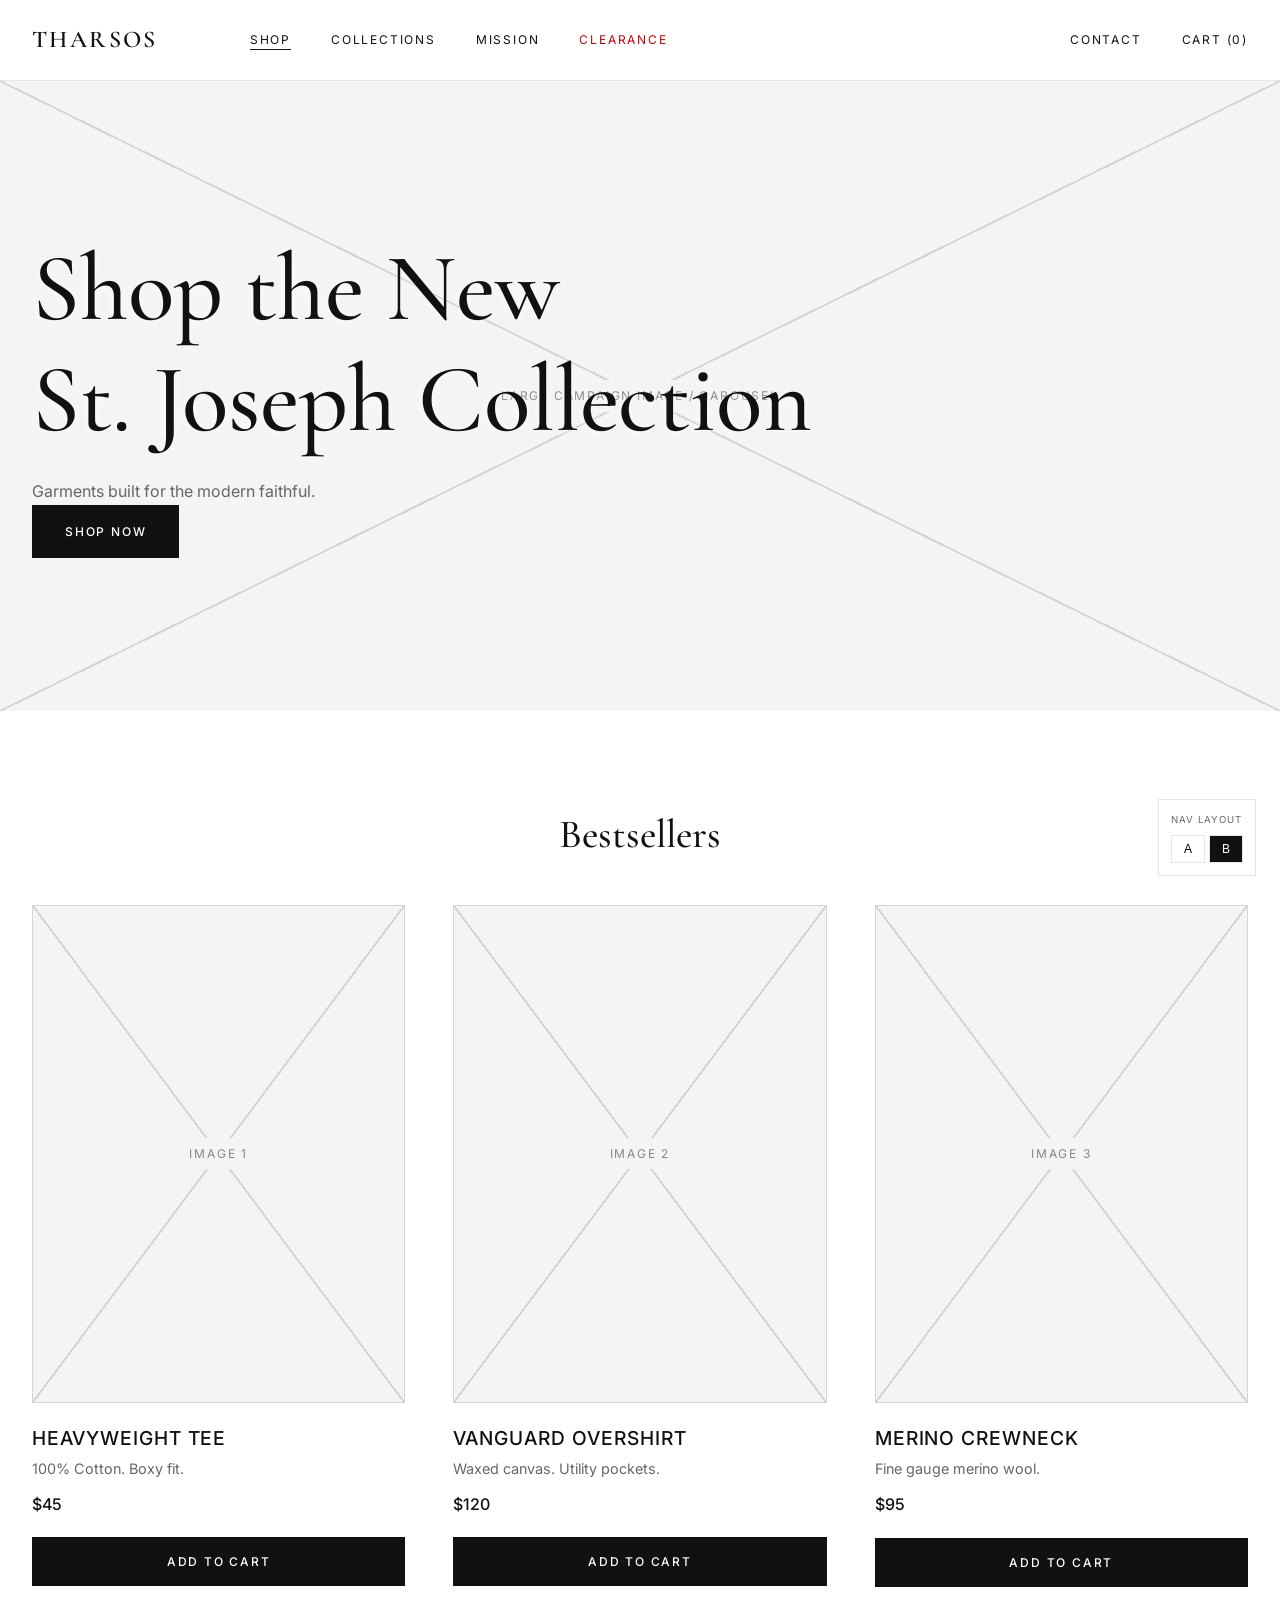
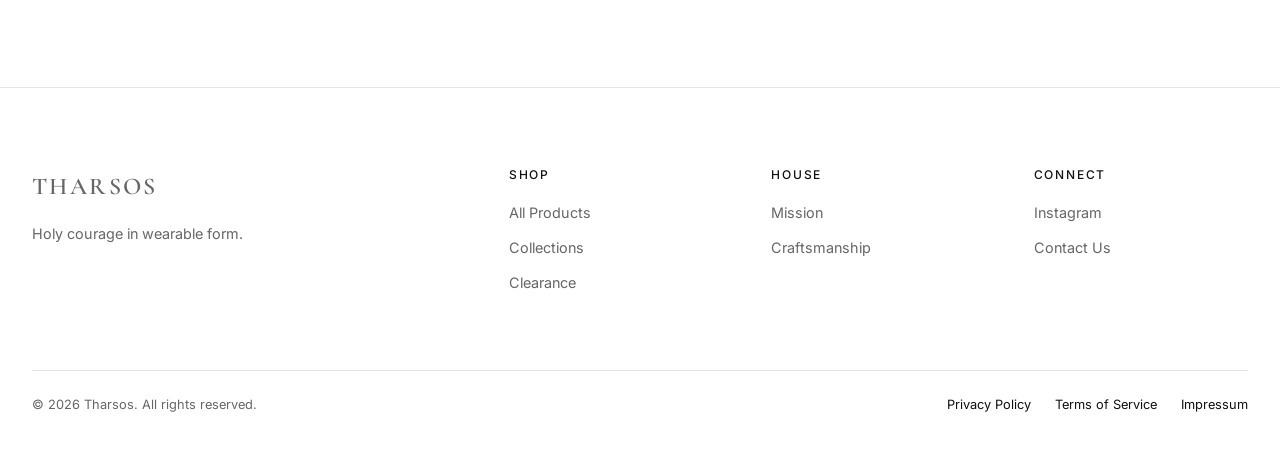
<file: index.html>
<!DOCTYPE html>
<html lang="en" data-layout="b">
<head>
  <meta charset="UTF-8">
  <meta name="viewport" content="width=device-width, initial-scale=1.0">
  <title>Tharsos — Catholic Menswear</title>
  <link rel="preconnect" href="https://fonts.googleapis.com">
  <link rel="preconnect" href="https://fonts.gstatic.com" crossorigin>
  <link href="https://fonts.googleapis.com/css2?family=Cormorant+Garamond:ital,wght@0,400;0,500;0,600;1,400&family=Inter:wght@400;500&display=swap" rel="stylesheet">
  <link rel="stylesheet" href="style.css">
  <script>
    try {
      var saved = localStorage.getItem('layout');
      if (saved === 'a' || saved === 'b') document.documentElement.setAttribute('data-layout', saved);
    } catch (e) {}
  </script>
</head>
<body>

  <!-- HEADER -->
  <header class="header">
    <div class="header-inner">
      <button class="hamburger" id="hamburger" aria-label="Open navigation" aria-expanded="false">
        <span></span><span></span><span></span>
      </button>
      <a href="index.html" class="wordmark">THARSOS</a>

      <nav class="topnav">
        <a href="index.html" class="active-nav">SHOP</a>
        <a href="#" class="wip-trigger">COLLECTIONS</a>
        <a href="mission.html">MISSION</a>
        <a href="#" class="wip-trigger clearance">CLEARANCE</a>
      </nav>

      <div class="header-right">
        <a href="#" class="wip-trigger">CONTACT</a>
        <a href="#" class="cart">CART (0)</a>
      </div>
    </div>
  </header>

  <!-- SIDEBAR -->
  <div class="overlay" id="overlay"></div>
  <aside class="sidebar" id="sidebar">
    <div class="sidebar-head">
      <span class="wordmark">THARSOS</span>
      <button class="close" id="closeSidebar">&times;</button>
    </div>
    <nav class="sidebar-nav">
      <a href="index.html">SHOP</a>
      <a href="#" class="wip-trigger">COLLECTIONS</a>
      <a href="mission.html">MISSION</a>
      <a href="#" class="wip-trigger clearance">CLEARANCE</a>
      <a href="#" class="wip-trigger">CONTACT</a>
    </nav>
  </aside>

  <!-- MAIN CONTENT -->
  <main>
    <!-- HERO BANNER (Carousel / Campaign Image) -->
    <section class="shop-hero">
      <div class="shop-hero-bg img-ph">
        <span class="ph-text">Large Campaign Image / Carousel</span>
      </div>
      <div class="shop-hero-content">
        <h1>Shop the New<br>St. Joseph Collection</h1>
        <p>Garments built for the modern faithful.</p>
        <a href="#bestsellers" class="btn btn-solid">Shop Now</a>
      </div>
    </section>

    <!-- BESTSELLERS -->
    <section class="bestsellers" id="bestsellers">
      <div class="section-head">
        <h2>Bestsellers</h2>
      </div>

      <div class="grid">
        <article class="product">
          <div class="img-ph img-ph-product"><span>Image 1</span></div>
          <h3>Heavyweight Tee</h3>
          <p class="desc">100% Cotton. Boxy fit.</p>
          <p class="price">$45</p>
          <button class="btn btn-solid btn-full" data-add="Tee">Add to cart</button>
        </article>

        <article class="product">
          <div class="img-ph img-ph-product"><span>Image 2</span></div>
          <h3>Vanguard Overshirt</h3>
          <p class="desc">Waxed canvas. Utility pockets.</p>
          <p class="price">$120</p>
          <button class="btn btn-solid btn-full" data-add="Overshirt">Add to cart</button>
        </article>

        <article class="product">
          <div class="img-ph img-ph-product"><span>Image 3</span></div>
          <h3>Merino Crewneck</h3>
          <p class="desc">Fine gauge merino wool.</p>
          <p class="price">$95</p>
          <button class="btn btn-solid btn-full" data-add="Crewneck">Add to cart</button>
        </article>
      </div>
    </section>
  </main>

  <!-- FOOTER -->
  <footer class="footer">
    <div class="footer-inner">
      <div class="footer-brand">
        <p class="wordmark">THARSOS</p>
        <p class="footer-tag">Holy courage in wearable form.</p>
      </div>
      <div>
        <h4>SHOP</h4>
        <a href="index.html">All Products</a>
        <a href="#" class="wip-trigger">Collections</a>
        <a href="#" class="wip-trigger clearance-text">Clearance</a>
      </div>
      <div>
        <h4>HOUSE</h4>
        <a href="mission.html">Mission</a>
        <a href="#" class="wip-trigger">Craftsmanship</a>
      </div>
      <div>
        <h4>CONNECT</h4>
        <a href="#" class="wip-trigger">Instagram</a>
        <a href="#" class="wip-trigger">Contact Us</a>
      </div>
    </div>
    <div class="footer-bottom">
      <p>&copy; 2026 Tharsos. All rights reserved.</p>
      <div class="footer-legal">
        <a href="#" class="wip-trigger">Privacy Policy</a>
        <a href="#" class="wip-trigger">Terms of Service</a>
        <a href="#" class="wip-trigger">Impressum</a>
      </div>
    </div>
  </footer>

  <!-- WIP BANNER -->
  <div class="wip-banner" id="wipBanner">
    <div class="wip-content">
      <h2>Work in Progress</h2>
      <p>This section is currently under construction. Check back soon.</p>
      <button class="btn btn-ghost" id="closeWip">Return to site</button>
    </div>
  </div>

  <!-- LAYOUT TOGGLE -->
  <div class="toggle">
    <p class="toggle-label">Nav layout</p>
    <div class="toggle-btns">
      <button type="button" data-layout="a">A</button>
      <button type="button" data-layout="b">B</button>
    </div>
  </div>

  <script src="script.js"></script>
</body>
</html>
</file>
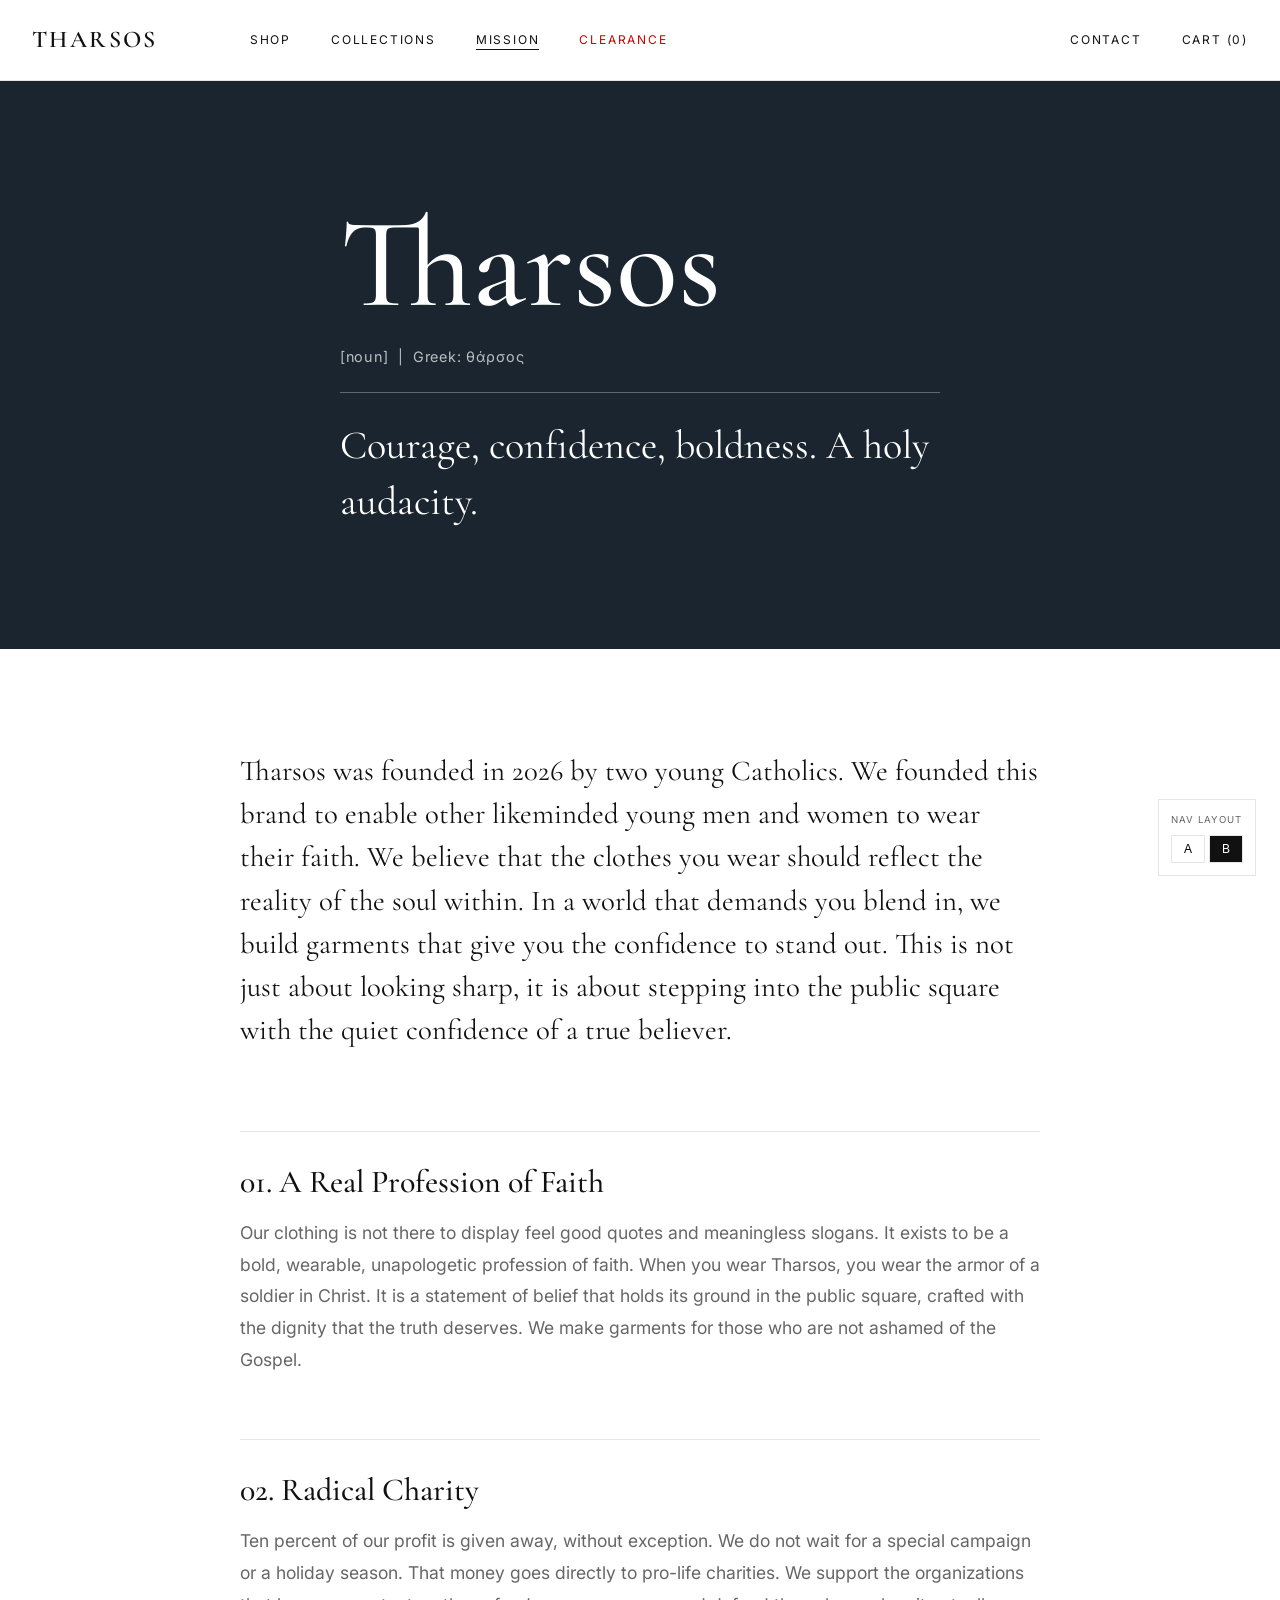
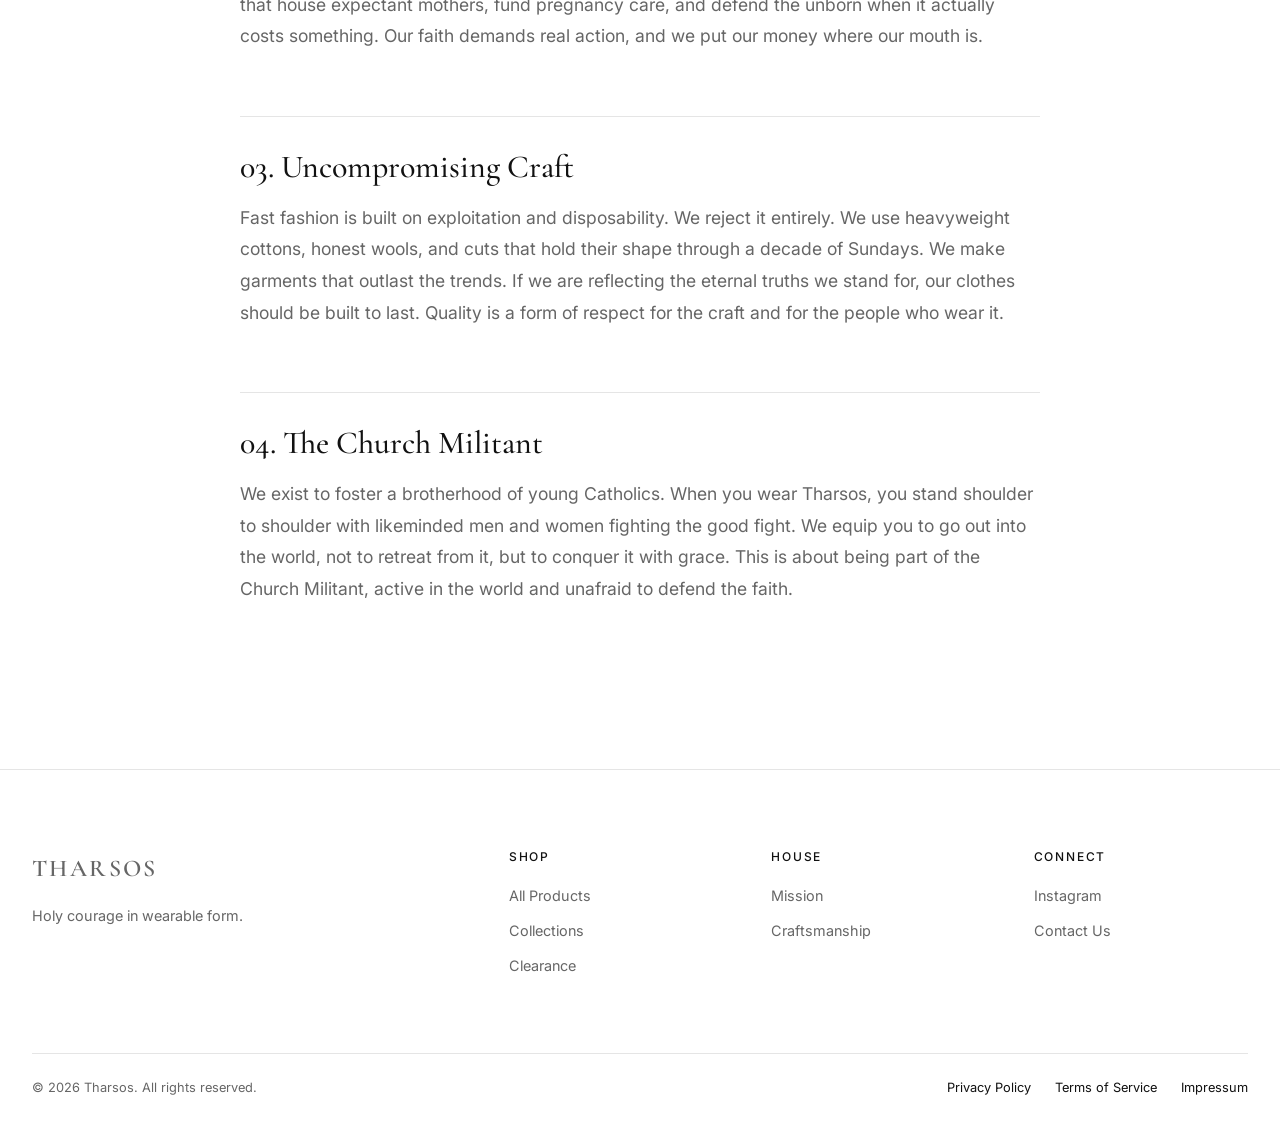
<file: mission.html>
<!DOCTYPE html>
<html lang="en" data-layout="b">
<head>
  <meta charset="UTF-8">
  <meta name="viewport" content="width=device-width, initial-scale=1.0">
  <title>Mission — Tharsos</title>
  <link rel="preconnect" href="https://fonts.googleapis.com">
  <link rel="preconnect" href="https://fonts.gstatic.com" crossorigin>
  <link href="https://fonts.googleapis.com/css2?family=Cormorant+Garamond:ital,wght@0,400;0,500;0,600;1,400&family=Inter:wght@400;500&display=swap" rel="stylesheet">
  
  <!-- EXACT FILENAME LINK -->
  <link rel="stylesheet" href="style.css">
  
  <script>
    try {
      var saved = localStorage.getItem('layout');
      if (saved === 'a' || saved === 'b') document.documentElement.setAttribute('data-layout', saved);
    } catch (e) {}
  </script>
</head>
<body>

  <!-- HEADER -->
  <header class="header">
    <div class="header-inner">
      <button class="hamburger" id="hamburger" aria-label="Open navigation">
        <span></span><span></span><span></span>
      </button>
      <a href="index.html" class="wordmark">THARSOS</a>

      <nav class="topnav">
        <a href="index.html">SHOP</a>
        <a href="#" class="wip-trigger">COLLECTIONS</a>
        <a href="mission.html" class="active-nav">MISSION</a>
        <a href="#" class="wip-trigger clearance">CLEARANCE</a>
      </nav>

      <div class="header-right">
        <a href="#" class="wip-trigger">CONTACT</a>
        <a href="#" class="cart">CART (0)</a>
      </div>
    </div>
  </header>

  <!-- SIDEBAR -->
  <div class="overlay" id="overlay"></div>
  <aside class="sidebar" id="sidebar">
    <div class="sidebar-head">
      <span class="wordmark">THARSOS</span>
      <button class="close" id="closeSidebar">&times;</button>
    </div>
    <nav class="sidebar-nav">
      <a href="index.html">SHOP</a>
      <a href="#" class="wip-trigger">COLLECTIONS</a>
      <a href="mission.html">MISSION</a>
      <a href="#" class="wip-trigger clearance">CLEARANCE</a>
      <a href="#" class="wip-trigger">CONTACT</a>
    </nav>
  </aside>

  <!-- MAIN CONTENT -->
  <main>
    
    <!-- THE DICTIONARY BANNER -->
    <section class="dictionary-banner">
      <div class="dict-inner">
        <h1 class="dict-word">Tharsos</h1>
        <p class="dict-pronounce">[noun] &nbsp;|&nbsp; Greek: θάρσος</p>
        <hr class="dict-line">
        <p class="dict-definition">Courage, confidence, boldness. A holy audacity.</p>
      </div>
    </section>

    <!-- MISSION CONTENT -->
    <section class="mission-text">
      <div class="mission-inner">
        
        <p class="mission-intro">
          Tharsos was founded in 2026 by two young Catholics. We founded this brand to enable other likeminded young men and women to wear their faith. We believe that the clothes you wear should reflect the reality of the soul within. In a world that demands you blend in, we build garments that give you the confidence to stand out. This is not just about looking sharp, it is about stepping into the public square with the quiet confidence of a true believer.
        </p>

        <div class="mission-item">
          <h2>01. A Real Profession of Faith</h2>
          <p>Our clothing is not there to display feel good quotes and meaningless slogans. It exists to be a bold, wearable, unapologetic profession of faith. When you wear Tharsos, you wear the armor of a soldier in Christ. It is a statement of belief that holds its ground in the public square, crafted with the dignity that the truth deserves. We make garments for those who are not ashamed of the Gospel.</p>
        </div>

        <div class="mission-item">
          <h2>02. Radical Charity</h2>
          <p>Ten percent of our profit is given away, without exception. We do not wait for a special campaign or a holiday season. That money goes directly to pro-life charities. We support the organizations that house expectant mothers, fund pregnancy care, and defend the unborn when it actually costs something. Our faith demands real action, and we put our money where our mouth is.</p>
        </div>

        <div class="mission-item">
          <h2>03. Uncompromising Craft</h2>
          <p>Fast fashion is built on exploitation and disposability. We reject it entirely. We use heavyweight cottons, honest wools, and cuts that hold their shape through a decade of Sundays. We make garments that outlast the trends. If we are reflecting the eternal truths we stand for, our clothes should be built to last. Quality is a form of respect for the craft and for the people who wear it.</p>
        </div>

        <div class="mission-item">
          <h2>04. The Church Militant</h2>
          <p>We exist to foster a brotherhood of young Catholics. When you wear Tharsos, you stand shoulder to shoulder with likeminded men and women fighting the good fight. We equip you to go out into the world, not to retreat from it, but to conquer it with grace. This is about being part of the Church Militant, active in the world and unafraid to defend the faith.</p>
        </div>

      </div>
    </section>
  </main>

  <!-- FOOTER -->
  <footer class="footer">
    <div class="footer-inner">
      <div class="footer-brand">
        <p class="wordmark">THARSOS</p>
        <p class="footer-tag">Holy courage in wearable form.</p>
      </div>
      <div>
        <h4>SHOP</h4>
        <a href="index.html">All Products</a>
        <a href="#" class="wip-trigger">Collections</a>
        <a href="#" class="wip-trigger clearance-text">Clearance</a>
      </div>
      <div>
        <h4>HOUSE</h4>
        <a href="mission.html">Mission</a>
        <a href="#" class="wip-trigger">Craftsmanship</a>
      </div>
      <div>
        <h4>CONNECT</h4>
        <a href="#" class="wip-trigger">Instagram</a>
        <a href="#" class="wip-trigger">Contact Us</a>
      </div>
    </div>
    <div class="footer-bottom">
      <p>&copy; 2026 Tharsos. All rights reserved.</p>
      <div class="footer-legal">
        <a href="#" class="wip-trigger">Privacy Policy</a>
        <a href="#" class="wip-trigger">Terms of Service</a>
        <a href="#" class="wip-trigger">Impressum</a>
      </div>
    </div>
  </footer>

  <!-- WIP BANNER -->
  <div class="wip-banner" id="wipBanner">
    <div class="wip-content">
      <h2>Work in Progress</h2>
      <p>This section is currently under construction. Check back soon.</p>
      <button class="btn btn-ghost" id="closeWip">Return to site</button>
    </div>
  </div>

  <!-- LAYOUT TOGGLE -->
  <div class="toggle">
    <p class="toggle-label">Nav layout</p>
    <div class="toggle-btns">
      <button type="button" data-layout="a">A</button>
      <button type="button" data-layout="b">B</button>
    </div>
  </div>

  <script src="script.js"></script>
</body>
</html>
</file>
<file: style.css>
/* =========================================================
   RESET & BASE VARIABLES
   ========================================================= */
*, *::before, *::after {
  box-sizing: border-box;
  margin: 0;
  padding: 0;
}

:root {
  --bg: #ffffff;
  --text: #111111;
  --muted: #666666;
  --border: #e5e5e5;
  --ph-bg: #f4f4f4;
  --ph-line: #d4d4d4;
  --red: #cc0000;
  --blue-banner: #1A2530; 
  --font-display: 'Cormorant Garamond', Georgia, serif;
  --font-body: 'Inter', -apple-system, sans-serif;
  --max-width: 1400px;
}

body {
  font-family: var(--font-body);
  background: var(--bg);
  color: var(--text);
  line-height: 1.6;
  -webkit-font-smoothing: antialiased;
  overflow-x: hidden;
}

body.no-scroll {
  overflow: hidden;
}

a {
  color: inherit;
  text-decoration: none;
  transition: opacity 0.2s;
}

a:hover {
  opacity: 0.7;
}

h1, h2, h3, h4 {
  font-family: var(--font-display);
  font-weight: 500;
  line-height: 1.15;
}

p {
  color: var(--muted);
}

/* =========================================================
   BUTTONS & UI ELEMENTS
   ========================================================= */
.btn {
  display: inline-flex;
  align-items: center;
  justify-content: center;
  font-family: var(--font-body);
  font-size: 0.75rem;
  font-weight: 500;
  letter-spacing: 0.15em;
  text-transform: uppercase;
  padding: 16px 32px;
  border: 1px solid var(--text);
  background: transparent;
  color: var(--text);
  cursor: pointer;
  transition: all 0.2s;
}

.btn-solid {
  background: var(--text);
  color: #fff;
}

.btn-solid:hover {
  background: #333;
}

.btn-ghost {
  border-color: var(--border);
}

.btn-ghost:hover {
  border-color: var(--text);
}

.btn-full {
  width: 100%;
}

.wordmark {
  font-family: var(--font-display);
  font-size: 1.5rem;
  font-weight: 600;
  letter-spacing: 0.1em;
  text-transform: uppercase;
}

.clearance {
  color: var(--red) !important;
}

.clearance-text {
  color: var(--red);
}

.active-nav {
  border-bottom: 1px solid var(--text);
}

/* =========================================================
   IMAGE PLACEHOLDERS
   ========================================================= */
.img-ph {
  position: relative;
  background-color: var(--ph-bg);
  border: 1px solid var(--ph-line);
  display: flex;
  align-items: center;
  justify-content: center;
  overflow: hidden;
}

.img-ph::before {
  content: "";
  position: absolute;
  inset: 0;
  background-image:
    linear-gradient(to top right, transparent calc(50% - 1px), var(--ph-line) calc(50% - 1px), var(--ph-line) calc(50% + 1px), transparent calc(50% + 1px)),
    linear-gradient(to top left, transparent calc(50% - 1px), var(--ph-line) calc(50% - 1px), var(--ph-line) calc(50% + 1px), transparent calc(50% + 1px));
  pointer-events: none;
}

.img-ph span {
  position: relative;
  z-index: 1;
  background: var(--ph-bg);
  padding: 6px 12px;
  font-size: 0.75rem;
  letter-spacing: 0.15em;
  text-transform: uppercase;
  color: #888;
}

.img-ph-product {
  aspect-ratio: 3 / 4;
  width: 100%;
  margin-bottom: 24px;
}

/* =========================================================
   HEADER & NAVIGATION
   ========================================================= */
.header {
  position: sticky;
  top: 0;
  z-index: 50;
  background: var(--bg);
  border-bottom: 1px solid var(--border);
}

.header-inner {
  max-width: var(--max-width);
  margin: 0 auto;
  height: 80px;
  padding: 0 32px;
  display: flex;
  align-items: center;
  gap: 32px;
}

.hamburger {
  display: flex;
  flex-direction: column;
  justify-content: space-between;
  width: 24px;
  height: 16px;
  background: none;
  border: none;
  cursor: pointer;
}

.hamburger span {
  display: block;
  height: 1px;
  width: 100%;
  background: var(--text);
}

.topnav {
  display: none;
  gap: 40px;
  margin-left: 60px;
}

.topnav a {
  font-size: 0.75rem;
  letter-spacing: 0.15em;
  text-transform: uppercase;
}

.header-right {
  margin-left: auto;
  display: flex;
  align-items: center;
  gap: 40px;
}

.header-right a {
  font-size: 0.75rem;
  letter-spacing: 0.15em;
  text-transform: uppercase;
}

/* SIDEBAR */
.overlay {
  position: fixed;
  inset: 0;
  background: rgba(0,0,0,0.5);
  z-index: 90;
  opacity: 0;
  visibility: hidden;
  transition: all 0.3s;
}

.overlay.open {
  opacity: 1;
  visibility: visible;
}

.sidebar {
  position: fixed;
  top: 0;
  left: 0;
  width: 100%;
  max-width: 400px;
  height: 100vh;
  background: var(--bg);
  z-index: 100;
  padding: 40px 32px;
  transform: translateX(-100%);
  transition: transform 0.4s cubic-bezier(0.4, 0, 0.2, 1);
  display: flex;
  flex-direction: column;
}

.sidebar.open {
  transform: translateX(0);
}

.sidebar-head {
  display: flex;
  justify-content: space-between;
  align-items: center;
  margin-bottom: 60px;
}

.close {
  background: none;
  border: none;
  font-size: 2.5rem;
  cursor: pointer;
}

.sidebar-nav {
  display: flex;
  flex-direction: column;
  gap: 24px;
}

.sidebar-nav a {
  font-family: var(--font-display);
  font-size: 2.5rem;
  text-transform: uppercase;
}

/* =========================================================
   SHOP PAGE HERO
   ========================================================= */
.shop-hero {
  position: relative;
  width: 100%;
  height: 70vh;
  min-height: 500px;
  display: flex;
  align-items: center;
}

.shop-hero-bg {
  position: absolute;
  inset: 0;
  z-index: 1;
  border: none;
}

.shop-hero-content {
  position: relative;
  z-index: 2;
  max-width: var(--max-width);
  margin: 0 auto;
  width: 100%;
  padding: 0 32px;
}

.shop-hero-content h1 {
  font-size: 4rem;
  margin-bottom: 24px;
  text-shadow: 0 2px 10px rgba(255,255,255,0.8);
}

/* =========================================================
   BESTSELLERS GRID
   ========================================================= */
.bestsellers {
  max-width: var(--max-width);
  margin: 0 auto;
  padding: 100px 32px;
}

.section-head {
  margin-bottom: 48px;
  text-align: center;
}

.section-head h2 {
  font-size: 2.5rem;
}

.grid {
  display: grid;
  grid-template-columns: 1fr;
  gap: 48px;
}

.product h3 {
  font-size: 1.2rem;
  margin-bottom: 8px;
  text-transform: uppercase;
  letter-spacing: 0.05em;
  font-family: var(--font-body);
  font-weight: 500;
}

.product .desc {
  font-size: 0.9rem;
  margin-bottom: 12px;
}

.product .price {
  font-size: 1rem;
  font-weight: 500;
  color: var(--text);
  margin-bottom: 20px;
}

/* =========================================================
   MISSION PAGE (DICTIONARY STYLE)
   ========================================================= */
.dictionary-banner {
  background-color: var(--blue-banner);
  color: #ffffff;
  width: 100%;
  padding: 120px 32px;
  display: flex;
  justify-content: center;
}

.dict-inner {
  max-width: 600px;
  width: 100%;
  text-align: left;
}

.dict-word {
  font-size: 6rem;
  line-height: 1;
  margin-bottom: 16px;
  color: #fff;
}

.dict-pronounce {
  font-family: var(--font-body);
  font-size: 0.9rem;
  letter-spacing: 0.05em;
  color: rgba(255,255,255,0.7);
  margin-bottom: 24px;
}

.dict-line {
  border: none;
  border-top: 1px solid rgba(255,255,255,0.3);
  margin-bottom: 24px;
}

.dict-definition {
  font-family: var(--font-display);
  font-size: 2rem;
  line-height: 1.4;
  color: #fff;
}

/* MISSION TEXT */
.mission-text {
  max-width: var(--max-width);
  margin: 0 auto;
  padding: 100px 32px;
}

.mission-inner {
  max-width: 800px;
  margin: 0 auto;
}

.mission-intro {
  font-family: var(--font-display);
  font-size: 1.8rem;
  line-height: 1.5;
  color: var(--text);
  margin-bottom: 80px;
}

.mission-item {
  border-top: 1px solid var(--border);
  padding-top: 32px;
  margin-bottom: 64px;
}

.mission-item h2 {
  font-size: 2rem;
  margin-bottom: 16px;
}

.mission-item p {
  font-size: 1.1rem;
  line-height: 1.8;
}

/* =========================================================
   FOOTER, WIP & TOGGLE
   ========================================================= */
.wip-banner {
  position: fixed;
  inset: 0;
  background: var(--bg);
  z-index: 300;
  display: flex;
  align-items: center;
  justify-content: center;
  opacity: 0;
  visibility: hidden;
  transition: all 0.3s;
}

.wip-banner.open {
  opacity: 1;
  visibility: visible;
}

.wip-content {
  text-align: center;
  max-width: 500px;
}

.wip-content h2 {
  font-size: 3rem;
  margin-bottom: 16px;
}

.footer {
  border-top: 1px solid var(--border);
  padding: 80px 32px 40px;
}

.footer-inner {
  max-width: var(--max-width);
  margin: 0 auto;
  display: grid;
  grid-template-columns: 1fr;
  gap: 48px;
  margin-bottom: 64px;
}

.footer h4 {
  font-family: var(--font-body);
  font-size: 0.75rem;
  letter-spacing: 0.15em;
  margin-bottom: 20px;
}

.footer-inner a {
  display: block;
  font-size: 0.9rem;
  color: var(--muted);
  margin-bottom: 12px;
}

.footer-tag {
  font-size: 0.9rem;
  margin-top: 16px;
}

.footer-bottom {
  max-width: var(--max-width);
  margin: 0 auto;
  padding-top: 24px;
  border-top: 1px solid var(--border);
  display: flex;
  flex-direction: column;
  gap: 20px;
  font-size: 0.8rem;
}

.footer-legal {
  display: flex;
  gap: 24px;
}

.toggle {
  position: fixed;
  bottom: 24px;
  right: 24px;
  z-index: 200;
  background: #fff;
  border: 1px solid var(--border);
  padding: 12px;
  display: flex;
  flex-direction: column;
  gap: 8px;
}

.toggle-label {
  font-size: 0.6rem;
  letter-spacing: 0.1em;
  text-transform: uppercase;
}

.toggle-btns {
  display: flex;
  gap: 4px;
}

.toggle-btns button {
  padding: 6px 12px;
  font-size: 0.75rem;
  border: 1px solid var(--border);
  background: none;
  cursor: pointer;
}

.toggle-btns button.active {
  background: var(--text);
  color: #fff;
}

/* =========================================================
   RESPONSIVE RULES
   ========================================================= */
.hamburger { display: flex; }
.topnav { display: none; }

@media (min-width: 768px) {
  html[data-layout="b"] .hamburger { display: none; }
  html[data-layout="b"] .topnav { display: flex; }
  html[data-layout="b"] .header-inner { justify-content: flex-start; }
  
  html[data-layout="a"] .header-inner { justify-content: space-between; }
  html[data-layout="a"] .topnav { display: none; }
  html[data-layout="a"] .hamburger { display: flex; }

  .grid { grid-template-columns: repeat(3, 1fr); }
  .footer-inner { grid-template-columns: 2fr 1fr 1fr 1fr; }
  .footer-bottom { flex-direction: row; justify-content: space-between; }
  .shop-hero-content h1 { font-size: 5rem; }
  
  .dict-word { font-size: 8rem; }
  .dict-definition { font-size: 2.5rem; }
}

@media (min-width: 1024px) {
  .sidebar { max-width: 30vw; }
  .shop-hero-content h1 { font-size: 6rem; }
}
</file>
